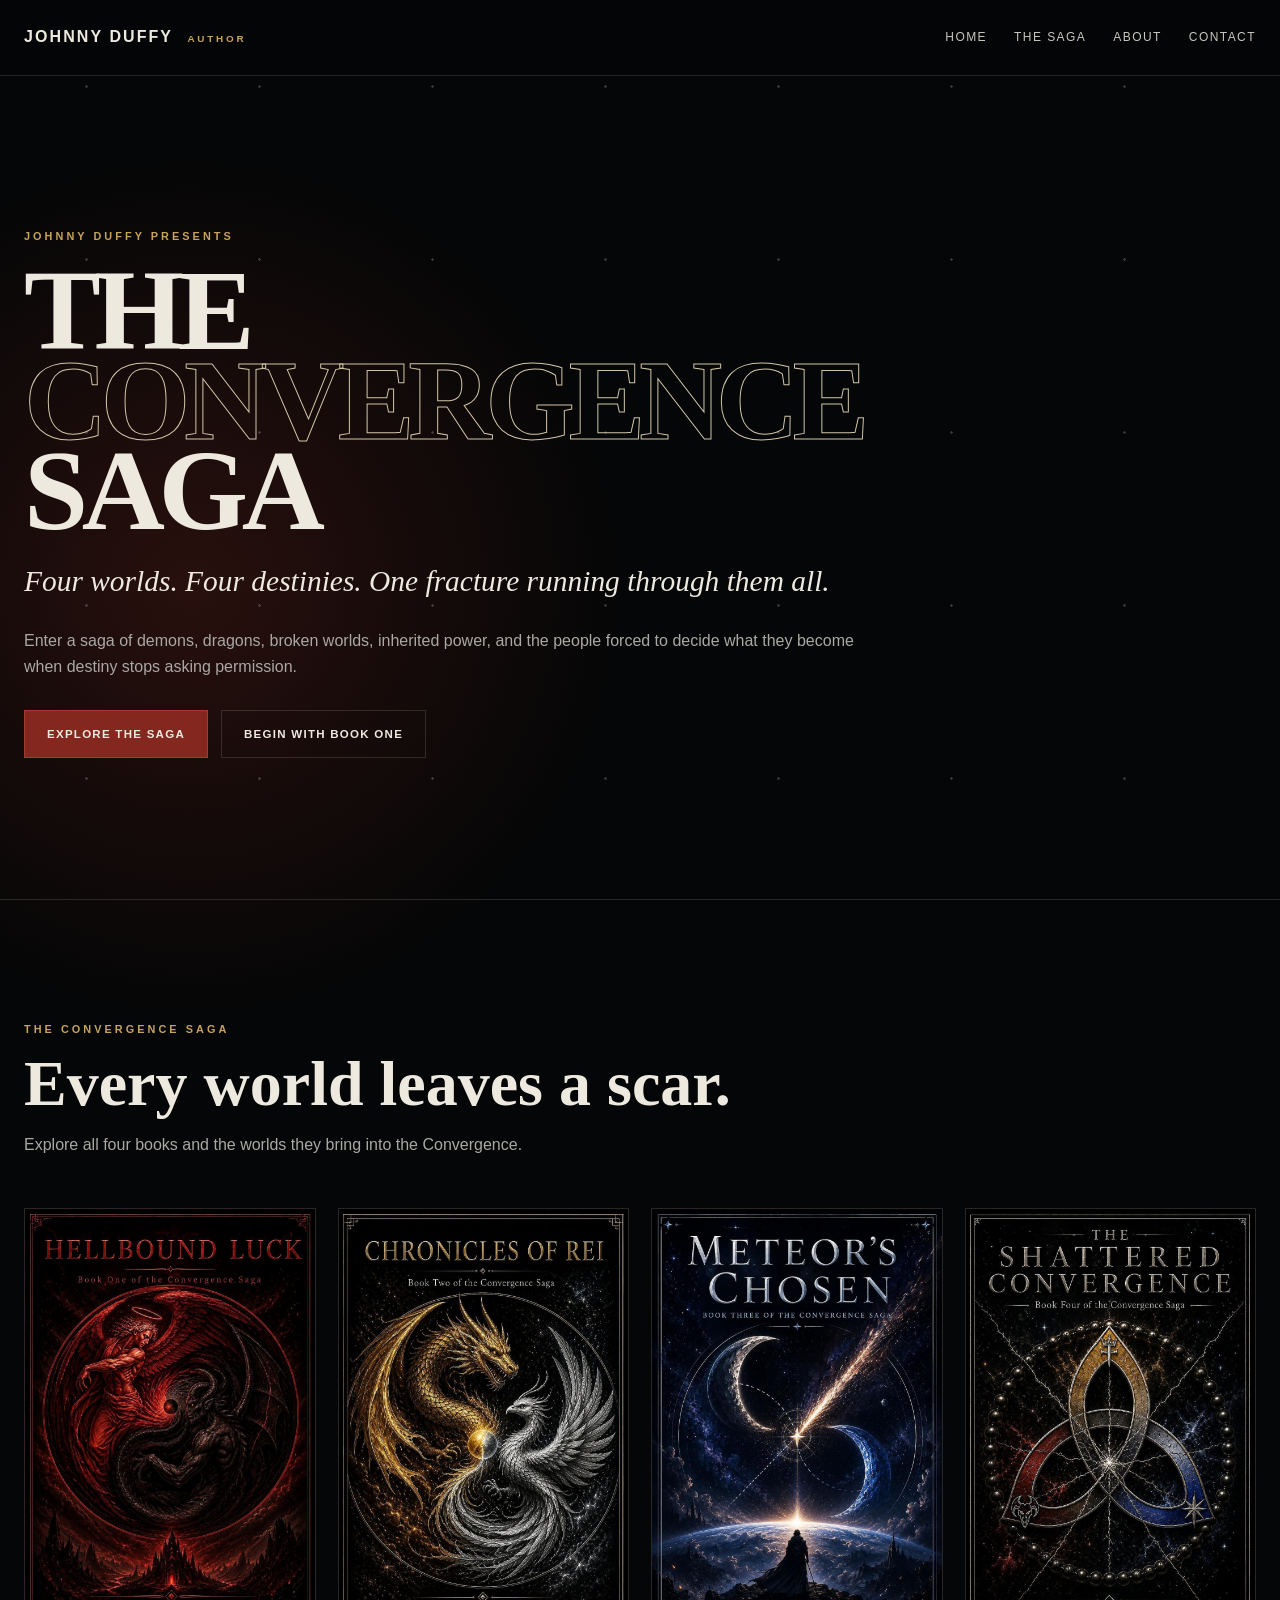
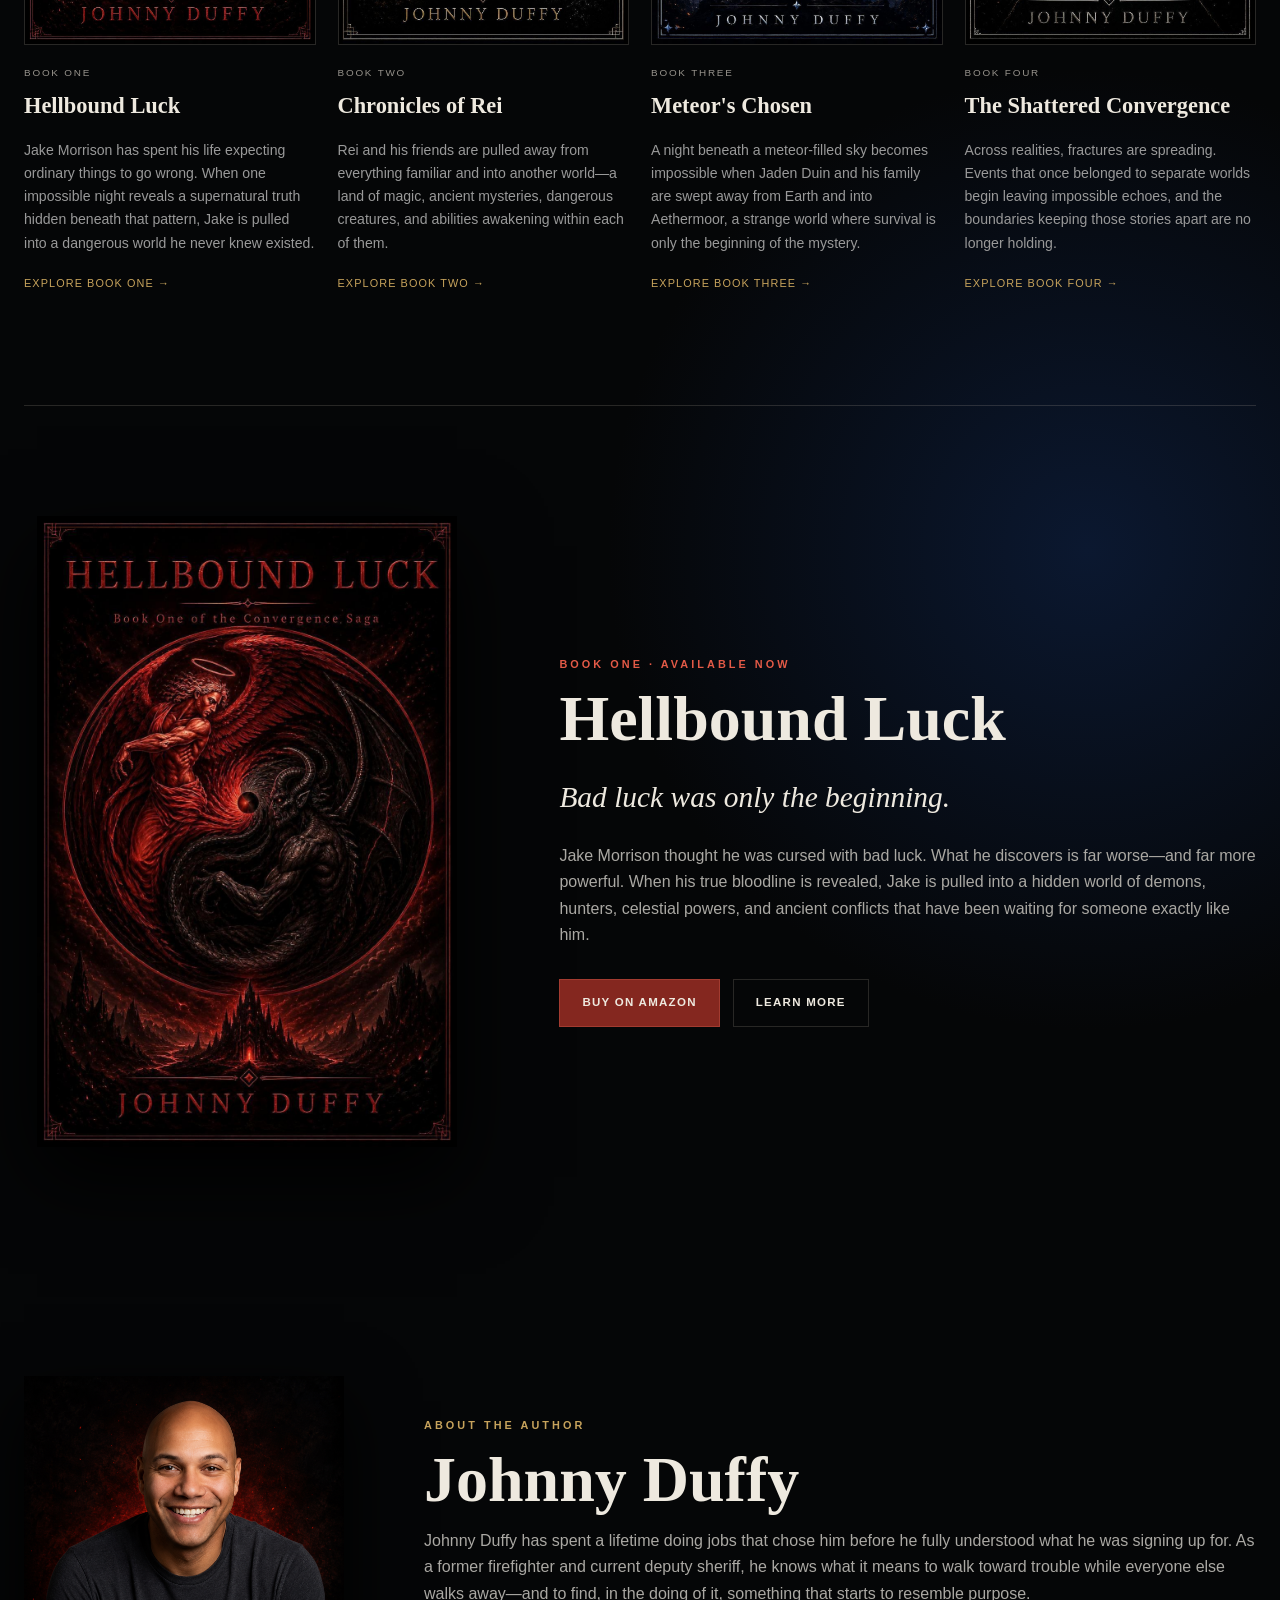
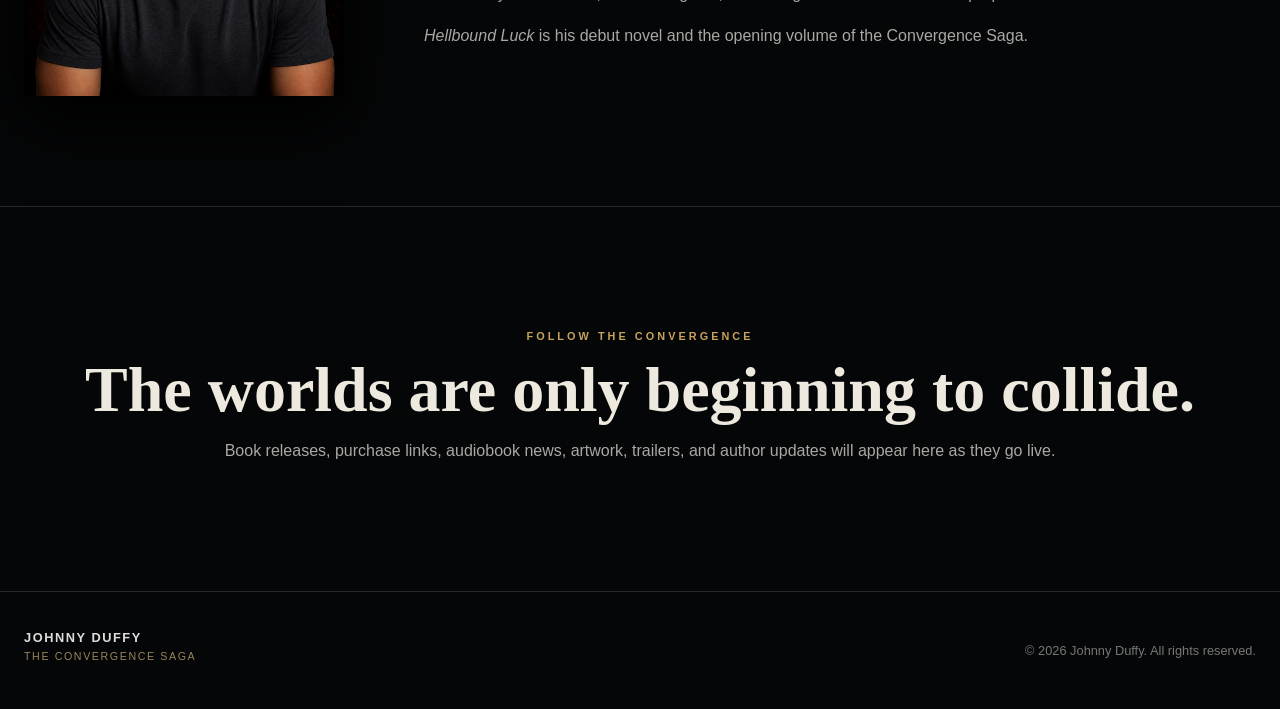
<file: index.html>
<!doctype html><html lang="en"><head><meta charset="utf-8"><meta name="viewport" content="width=device-width,initial-scale=1"><title>Johnny Duffy | The Convergence Saga</title><meta name="description" content="Official website of Johnny Duffy, author of Hellbound Luck and the Convergence Saga. Explore the books, characters, worlds, and latest releases."><link rel="canonical" href="https://johnnyduffyauthor.com/"><meta property="og:type" content="website"><meta property="og:title" content="Johnny Duffy | The Convergence Saga"><meta property="og:description" content="Four worlds. Four destinies. One fracture running through them all."><meta property="og:url" content="https://johnnyduffyauthor.com/"><meta property="og:image" content="https://johnnyduffyauthor.com/assets/hellbound-luck.jpg"><meta name="twitter:card" content="summary_large_image"><link rel="stylesheet" href="styles.css"></head><body><header><a class="brand" href="index.html">JOHNNY DUFFY <small>AUTHOR</small></a><button id="menu">☰</button><nav><a href="index.html">Home</a><a href="index.html#saga">The Saga</a><a href="index.html#about">About</a><a href="index.html#contact">Contact</a></nav></header>
<main><section class="hero"><div class="heroText"><p class="kicker">JOHNNY DUFFY PRESENTS</p><h1>THE<br><span>CONVERGENCE</span><br>SAGA</h1><p class="lead">Four worlds. Four destinies. One fracture running through them all.</p><p class="muted">Enter a saga of demons, dragons, broken worlds, inherited power, and the people forced to decide what they become when destiny stops asking permission.</p><div class="buttons"><a class="primary" href="#saga">Explore the Saga</a><a href="hellbound-luck.html">Begin with Book One</a></div></div></section>
<section class="section" id="saga"><div class="heading"><p class="kicker">THE CONVERGENCE SAGA</p><h2>Every world leaves a scar.</h2><p class="muted">Explore all four books and the worlds they bring into the Convergence.</p></div><div class="books"><article><img src="assets/hellbound-luck.jpg" alt="Hellbound Luck"><small>BOOK ONE</small><h3>Hellbound Luck</h3><p>Jake Morrison has spent his life expecting ordinary things to go wrong. When one impossible night reveals a supernatural truth hidden beneath that pattern, Jake is pulled into a dangerous world he never knew existed.</p><a href="hellbound-luck.html">Explore Book One →</a></article><article><img src="assets/chronicles-of-rei.jpg" alt="Chronicles of Rei"><small>BOOK TWO</small><h3>Chronicles of Rei</h3><p>Rei and his friends are pulled away from everything familiar and into another world—a land of magic, ancient mysteries, dangerous creatures, and abilities awakening within each of them.</p><a href="chronicles-of-rei.html">Explore Book Two →</a></article><article><img src="assets/meteors-chosen.jpg" alt="Meteor&#x27;s Chosen"><small>BOOK THREE</small><h3>Meteor&#x27;s Chosen</h3><p>A night beneath a meteor-filled sky becomes impossible when Jaden Duin and his family are swept away from Earth and into Aethermoor, a strange world where survival is only the beginning of the mystery.</p><a href="meteors-chosen.html">Explore Book Three →</a></article><article><img src="assets/shattered-convergence.jpg" alt="The Shattered Convergence"><small>BOOK FOUR</small><h3>The Shattered Convergence</h3><p>Across realities, fractures are spreading. Events that once belonged to separate worlds begin leaving impossible echoes, and the boundaries keeping those stories apart are no longer holding.</p><a href="shattered-convergence.html">Explore Book Four →</a></article></div></section>
<section class="feature"><div class="featureCover"><img src="assets/hellbound-luck.jpg" alt="Hellbound Luck"></div><div><p class="kicker redtxt">BOOK ONE · AVAILABLE NOW</p><h2>Hellbound Luck</h2><p class="lead">Bad luck was only the beginning.</p><p class="muted">Jake Morrison thought he was cursed with bad luck. What he discovers is far worse—and far more powerful. When his true bloodline is revealed, Jake is pulled into a hidden world of demons, hunters, celestial powers, and ancient conflicts that have been waiting for someone exactly like him.</p><div class="buttons"><a class="primary" href="https://www.amazon.com/Hellbound-Luck-Johnny-Duffy/dp/B0G68STK56" target="_blank" rel="noopener">Buy on Amazon</a><a href="hellbound-luck.html">Learn More</a></div></div></section>
<section class="about section" id="about"><div class="portrait"><img src="assets/johnny-duffy-author.png" alt="Johnny Duffy"></div><div><p class="kicker">ABOUT THE AUTHOR</p><h2>Johnny Duffy</h2><p class="muted">Johnny Duffy has spent a lifetime doing jobs that chose him before he fully understood what he was signing up for. As a former firefighter and current deputy sheriff, he knows what it means to walk toward trouble while everyone else walks away—and to find, in the doing of it, something that starts to resemble purpose.</p><p class="muted"><em>Hellbound Luck</em> is his debut novel and the opening volume of the Convergence Saga.</p></div></section>
<section class="contact" id="contact"><p class="kicker">FOLLOW THE CONVERGENCE</p><h2>The worlds are only beginning to collide.</h2><p class="muted">Book releases, purchase links, audiobook news, artwork, trailers, and author updates will appear here as they go live.</p></section></main><footer><div><b>JOHNNY DUFFY</b><small>THE CONVERGENCE SAGA</small></div><p>© <span id="year"></span> Johnny Duffy. All rights reserved.</p></footer><script src="script.js"></script></body></html>
</file>
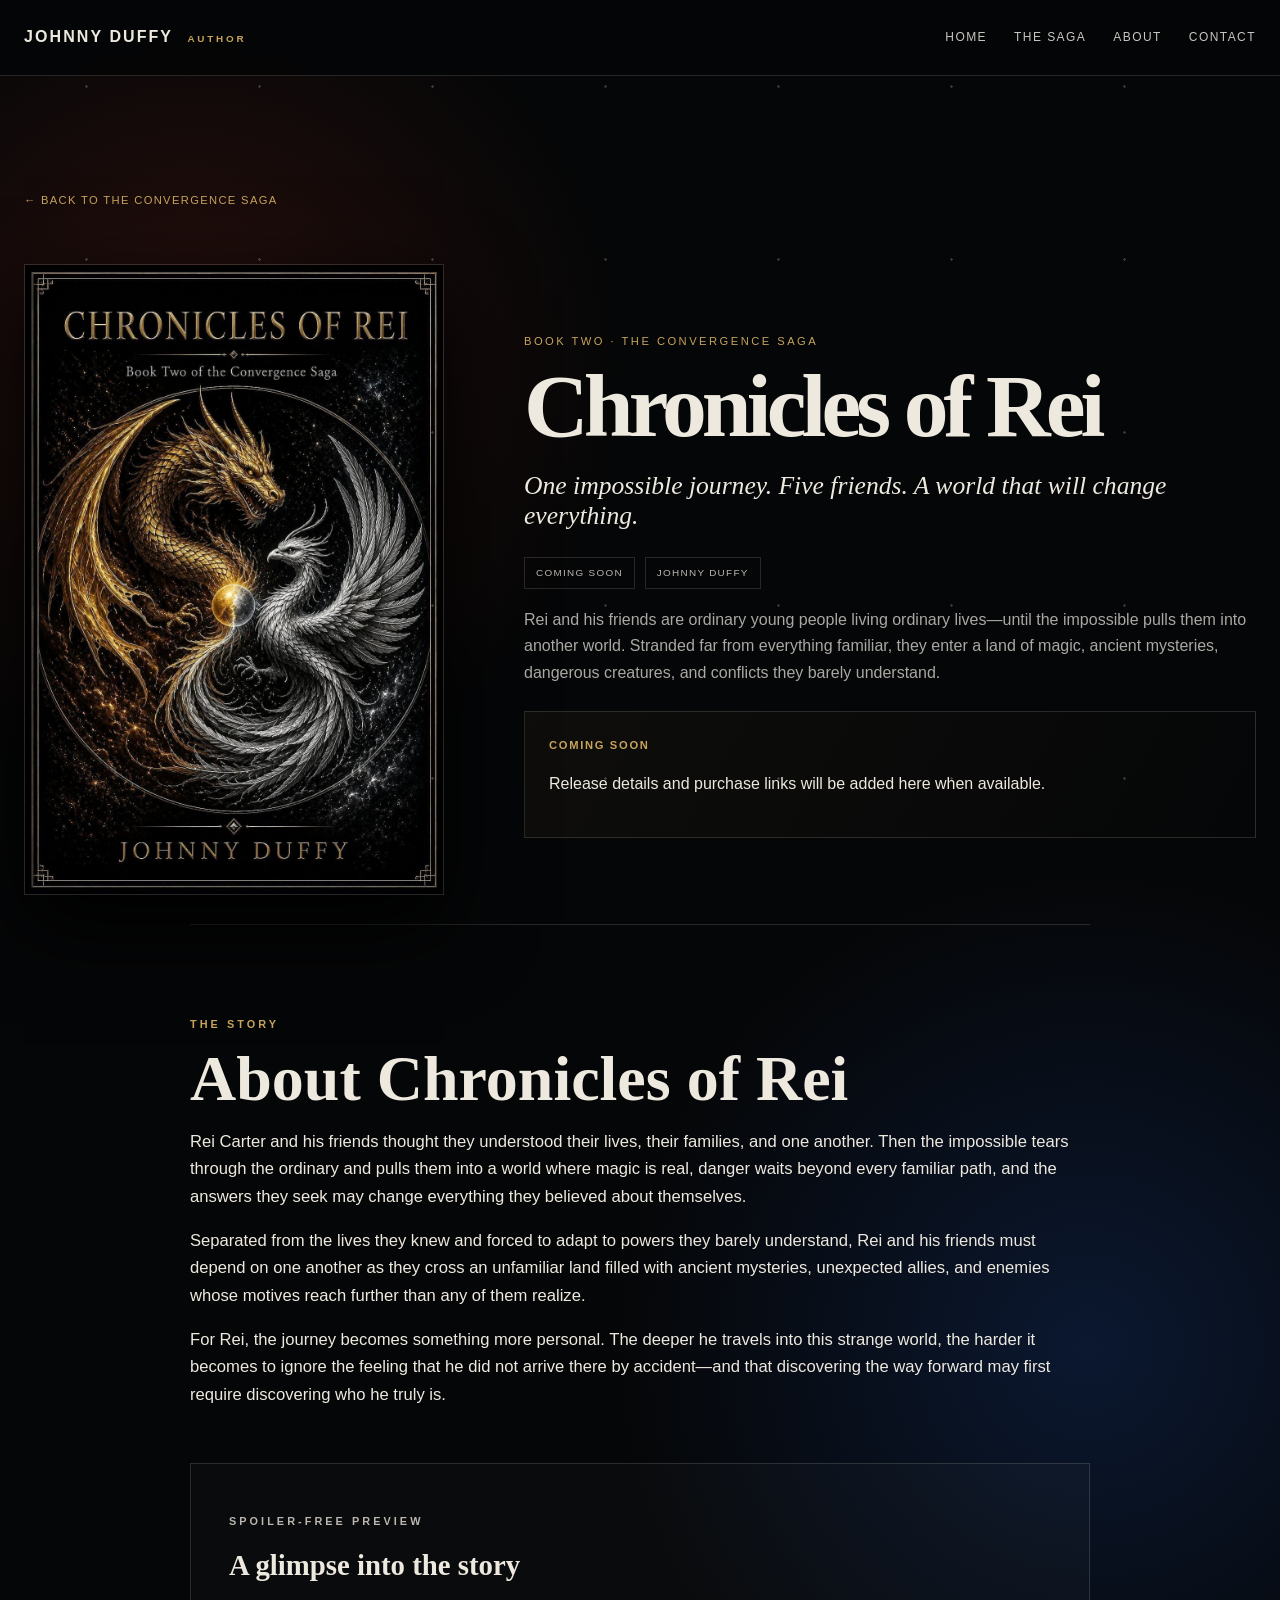
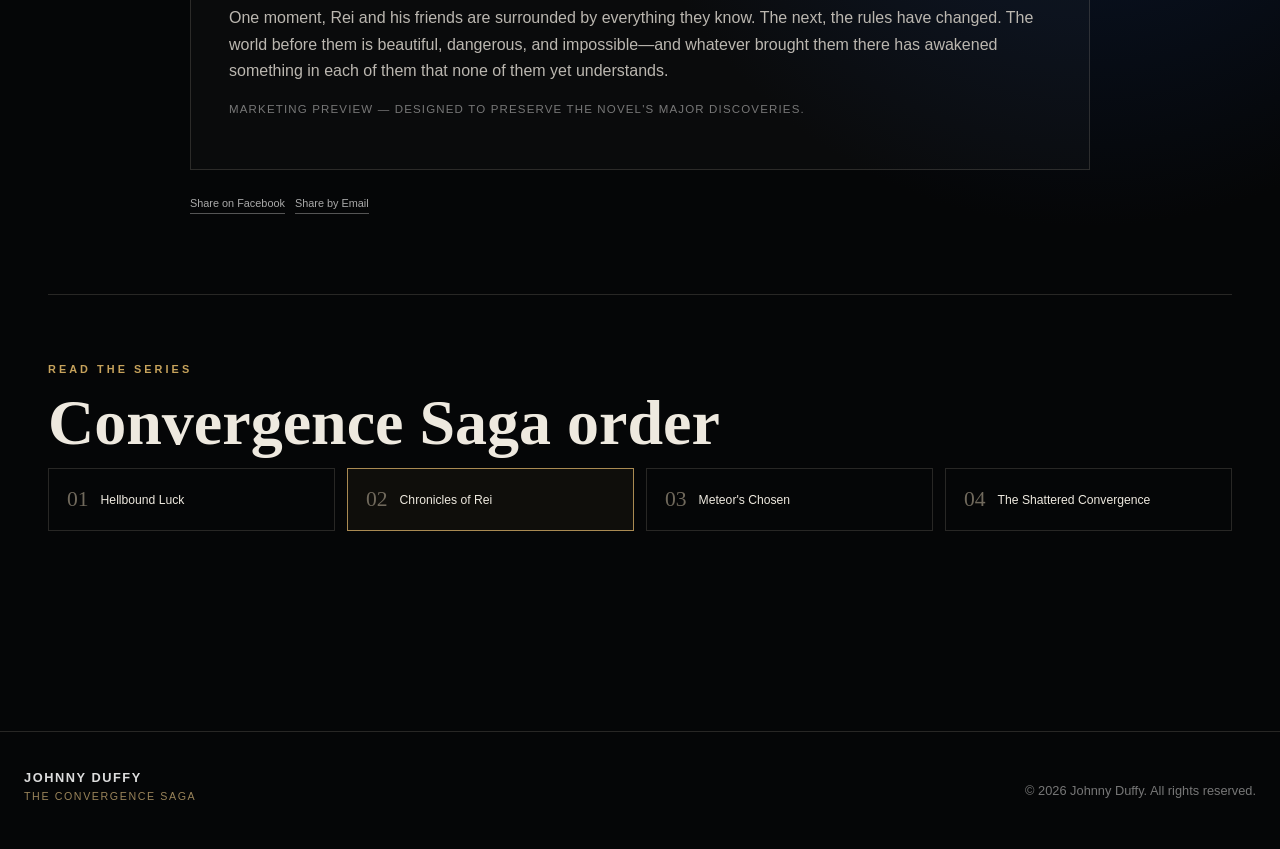
<file: chronicles-of-rei.html>
<!doctype html><html lang="en"><head><meta charset="utf-8"><meta name="viewport" content="width=device-width,initial-scale=1">
<title>Chronicles of Rei | Johnny Duffy</title>
<meta name="description" content="Rei and four friends are pulled into another world, where magic, awakening powers, friendship, and self-discovery reshape everything they know."><link rel="canonical" href="https://johnnyduffyauthor.com/chronicles-of-rei.html">
<meta property="og:type" content="book"><meta property="og:site_name" content="Johnny Duffy">
<meta property="og:title" content="Chronicles of Rei | The Convergence Saga"><meta property="og:description" content="One impossible journey. Five friends. A world that will change everything.">
<meta property="og:url" content="https://johnnyduffyauthor.com/chronicles-of-rei.html"><meta property="og:image" content="https://johnnyduffyauthor.com/assets/chronicles-of-rei.jpg">
<meta name="twitter:card" content="summary_large_image"><meta name="twitter:title" content="Chronicles of Rei | Johnny Duffy"><meta name="twitter:description" content="One impossible journey. Five friends. A world that will change everything."><meta name="twitter:image" content="https://johnnyduffyauthor.com/assets/chronicles-of-rei.jpg">
<link rel="stylesheet" href="styles.css"></head><body><header><a class="brand" href="index.html">JOHNNY DUFFY <small>AUTHOR</small></a><button id="menu">☰</button><nav><a href="index.html">Home</a><a href="index.html#saga">The Saga</a><a href="index.html#about">About</a><a href="index.html#contact">Contact</a></nav></header><main class="bookpage">
<a class="backlink" href="index.html#saga">← Back to the Convergence Saga</a>
<section class="bookHero"><div class="cover"><img src="assets/chronicles-of-rei.jpg" alt="Chronicles of Rei book cover"></div><div>
<p class="series">Book Two · THE CONVERGENCE SAGA</p><h1>Chronicles of Rei</h1><p class="hook">One impossible journey. Five friends. A world that will change everything.</p>
<div class="bookMeta"><span class="badge ">COMING SOON</span><span class="badge">Johnny Duffy</span></div>
<p class="muted">Rei and his friends are ordinary young people living ordinary lives—until the impossible pulls them into another world. Stranded far from everything familiar, they enter a land of magic, ancient mysteries, dangerous creatures, and conflicts they barely understand.</p><div class="comingPanel"><strong>COMING SOON</strong><p>Release details and purchase links will be added here when available.</p></div></div></section>
<section class="synopsis"><p class="kicker">THE STORY</p><h2>About Chronicles of Rei</h2><div class="copy">
<p>Rei Carter and his friends thought they understood their lives, their families, and one another. Then the impossible tears through the ordinary and pulls them into a world where magic is real, danger waits beyond every familiar path, and the answers they seek may change everything they believed about themselves.</p><p>Separated from the lives they knew and forced to adapt to powers they barely understand, Rei and his friends must depend on one another as they cross an unfamiliar land filled with ancient mysteries, unexpected allies, and enemies whose motives reach further than any of them realize.</p><p>For Rei, the journey becomes something more personal. The deeper he travels into this strange world, the harder it becomes to ignore the feeling that he did not arrive there by accident—and that discovering the way forward may first require discovering who he truly is.</p></div>
<div class="sample"><p class="kicker">SPOILER-FREE PREVIEW</p><h3>A glimpse into the story</h3><p>One moment, Rei and his friends are surrounded by everything they know. The next, the rules have changed. The world before them is beautiful, dangerous, and impossible—and whatever brought them there has awakened something in each of them that none of them yet understands.</p><p class="sampleNote">Marketing preview — designed to preserve the novel's major discoveries.</p></div>
<div class="socialShare"><a href="https://www.facebook.com/sharer/sharer.php?u=https://johnnyduffyauthor.com/chronicles-of-rei.html" target="_blank" rel="noopener">Share on Facebook</a><a href="mailto:?subject=Chronicles of Rei%20by%20Johnny%20Duffy&body=https://johnnyduffyauthor.com/chronicles-of-rei.html">Share by Email</a></div></section>
<section class="seriesOrder"><p class="kicker">READ THE SERIES</p><h2>Convergence Saga order</h2><div class="seriesStrip"><a class="" href="hellbound-luck.html"><b>01</b><span>Hellbound Luck</span></a><a class="current" href="chronicles-of-rei.html"><b>02</b><span>Chronicles of Rei</span></a><a class="" href="meteors-chosen.html"><b>03</b><span>Meteor&#x27;s Chosen</span></a><a class="" href="shattered-convergence.html"><b>04</b><span>The Shattered Convergence</span></a></div></section>
</main><footer><div><b>JOHNNY DUFFY</b><small>THE CONVERGENCE SAGA</small></div><p>© <span id="year"></span> Johnny Duffy. All rights reserved.</p></footer><script src="script.js"></script></body></html>
</file>
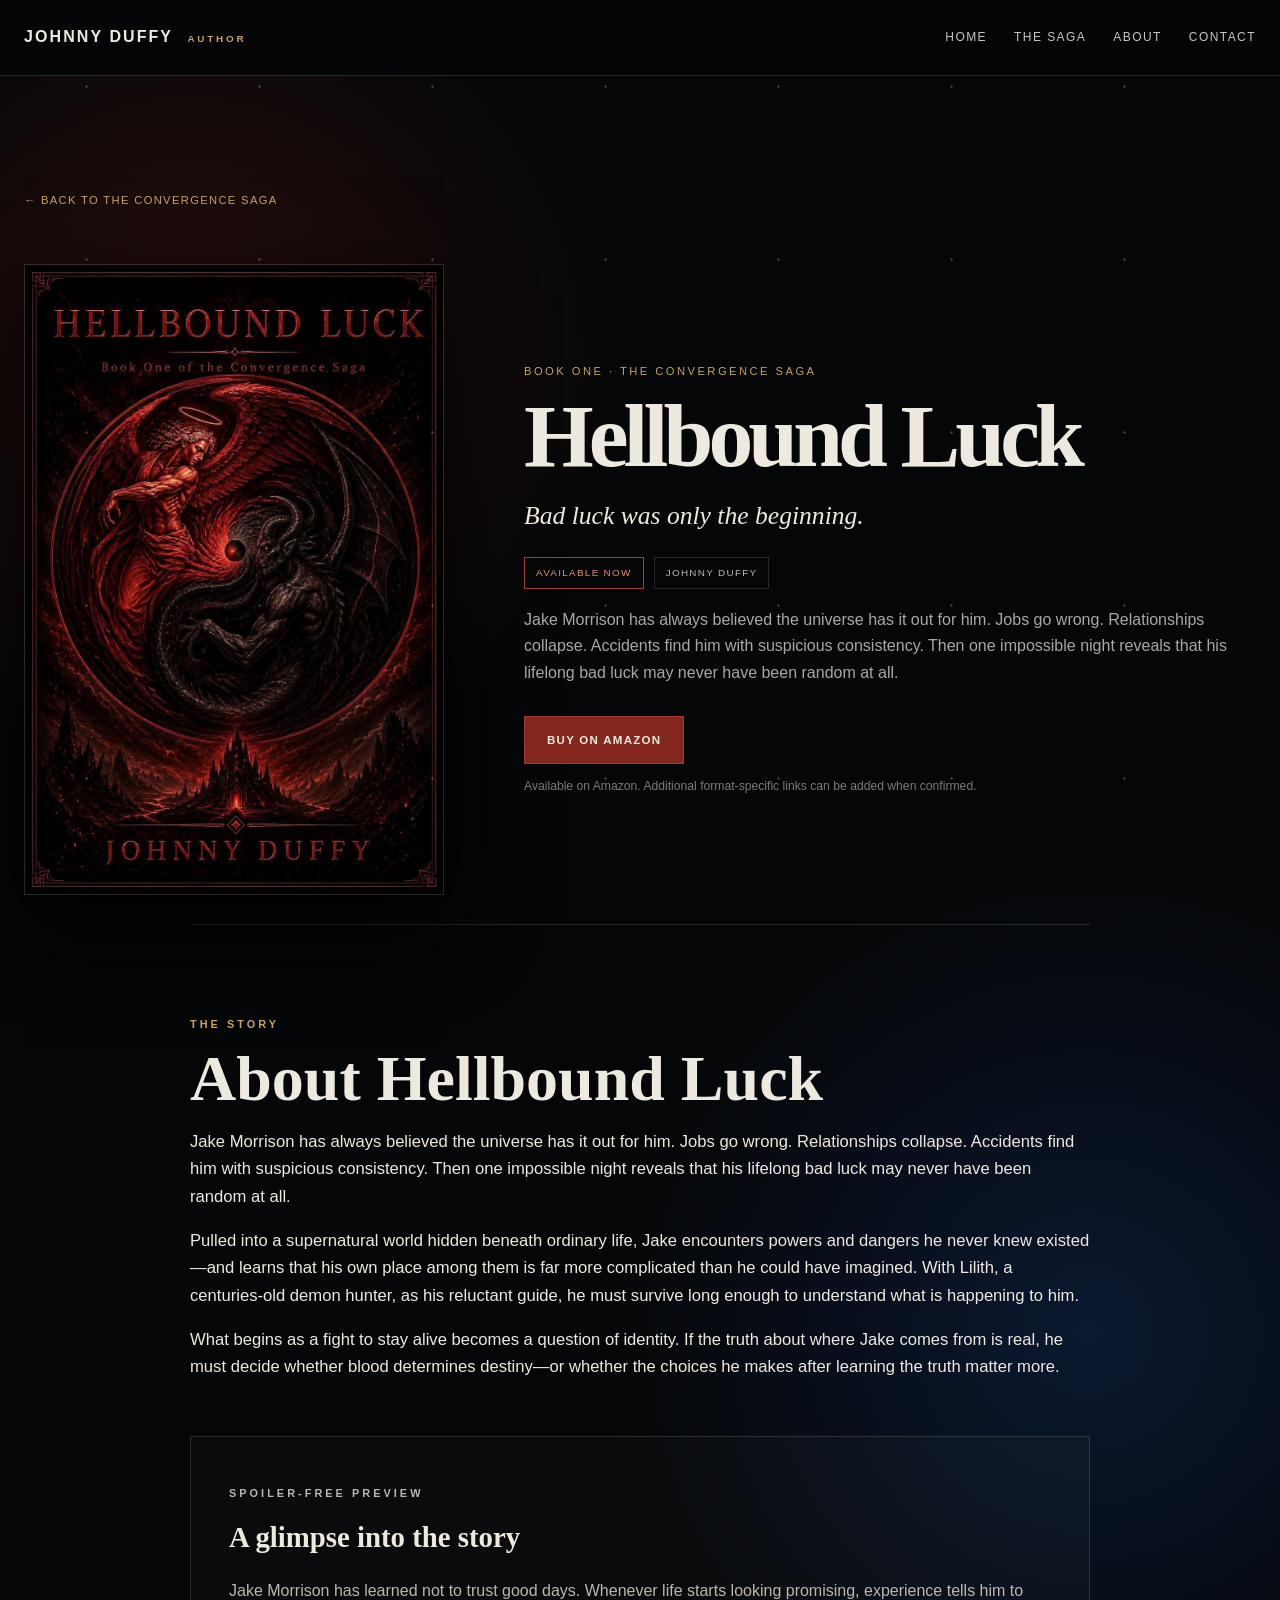
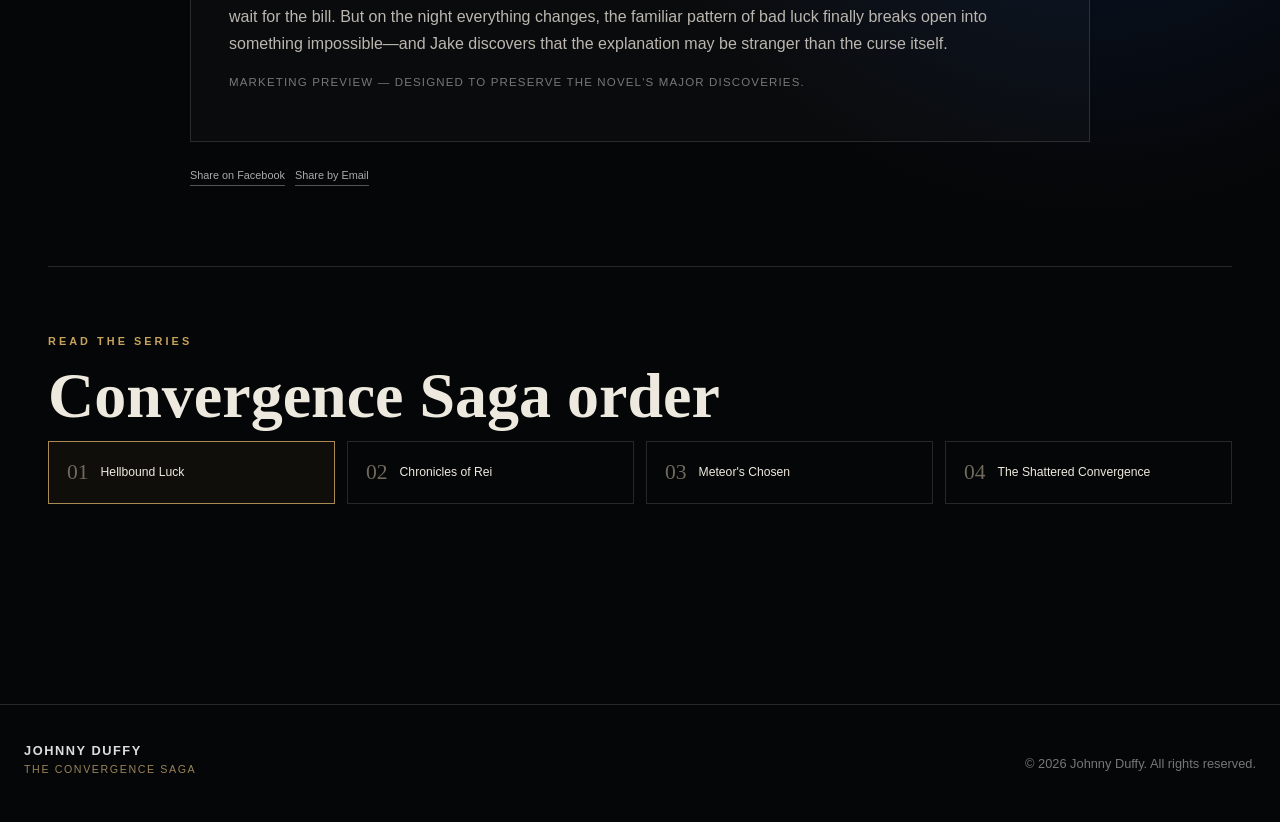
<file: hellbound-luck.html>
<!doctype html><html lang="en"><head><meta charset="utf-8"><meta name="viewport" content="width=device-width,initial-scale=1">
<title>Hellbound Luck | Johnny Duffy</title>
<meta name="description" content="Bad luck was only the beginning. Jake Morrison has always believed the universe has it out for him. Jobs go wrong. Relationships collapse. Accidents find h"><link rel="canonical" href="https://johnnyduffyauthor.com/hellbound-luck.html">
<meta property="og:type" content="book"><meta property="og:site_name" content="Johnny Duffy">
<meta property="og:title" content="Hellbound Luck | The Convergence Saga"><meta property="og:description" content="Bad luck was only the beginning.">
<meta property="og:url" content="https://johnnyduffyauthor.com/hellbound-luck.html"><meta property="og:image" content="https://johnnyduffyauthor.com/assets/hellbound-luck.jpg">
<meta name="twitter:card" content="summary_large_image"><meta name="twitter:title" content="Hellbound Luck | Johnny Duffy"><meta name="twitter:description" content="Bad luck was only the beginning."><meta name="twitter:image" content="https://johnnyduffyauthor.com/assets/hellbound-luck.jpg">
<link rel="stylesheet" href="styles.css"></head><body><header><a class="brand" href="index.html">JOHNNY DUFFY <small>AUTHOR</small></a><button id="menu">☰</button><nav><a href="index.html">Home</a><a href="index.html#saga">The Saga</a><a href="index.html#about">About</a><a href="index.html#contact">Contact</a></nav></header><main class="bookpage">
<a class="backlink" href="index.html#saga">← Back to the Convergence Saga</a>
<section class="bookHero"><div class="cover"><img src="assets/hellbound-luck.jpg" alt="Hellbound Luck book cover"></div><div>
<p class="series">Book One · THE CONVERGENCE SAGA</p><h1>Hellbound Luck</h1><p class="hook">Bad luck was only the beginning.</p>
<div class="bookMeta"><span class="badge live">AVAILABLE NOW</span><span class="badge">Johnny Duffy</span></div>
<p class="muted">Jake Morrison has always believed the universe has it out for him. Jobs go wrong. Relationships collapse. Accidents find him with suspicious consistency. Then one impossible night reveals that his lifelong bad luck may never have been random at all.</p><div class="buttons"><a class="primary" href="https://www.amazon.com/Hellbound-Luck-Johnny-Duffy/dp/B0G68STK56" target="_blank" rel="noopener">Buy on Amazon</a></div><p class="purchaseNote">Available on Amazon. Additional format-specific links can be added when confirmed.</p></div></section>
<section class="synopsis"><p class="kicker">THE STORY</p><h2>About Hellbound Luck</h2><div class="copy">
<p>Jake Morrison has always believed the universe has it out for him. Jobs go wrong. Relationships collapse. Accidents find him with suspicious consistency. Then one impossible night reveals that his lifelong bad luck may never have been random at all.</p><p>Pulled into a supernatural world hidden beneath ordinary life, Jake encounters powers and dangers he never knew existed—and learns that his own place among them is far more complicated than he could have imagined. With Lilith, a centuries-old demon hunter, as his reluctant guide, he must survive long enough to understand what is happening to him.</p><p>What begins as a fight to stay alive becomes a question of identity. If the truth about where Jake comes from is real, he must decide whether blood determines destiny—or whether the choices he makes after learning the truth matter more.</p></div>
<div class="sample"><p class="kicker">SPOILER-FREE PREVIEW</p><h3>A glimpse into the story</h3><p>Jake Morrison has learned not to trust good days. Whenever life starts looking promising, experience tells him to wait for the bill. But on the night everything changes, the familiar pattern of bad luck finally breaks open into something impossible—and Jake discovers that the explanation may be stranger than the curse itself.</p><p class="sampleNote">Marketing preview — designed to preserve the novel's major discoveries.</p></div>
<div class="socialShare"><a href="https://www.facebook.com/sharer/sharer.php?u=https://johnnyduffyauthor.com/hellbound-luck.html" target="_blank" rel="noopener">Share on Facebook</a><a href="mailto:?subject=Hellbound Luck%20by%20Johnny%20Duffy&body=https://johnnyduffyauthor.com/hellbound-luck.html">Share by Email</a></div></section>
<section class="seriesOrder"><p class="kicker">READ THE SERIES</p><h2>Convergence Saga order</h2><div class="seriesStrip"><a class="current" href="hellbound-luck.html"><b>01</b><span>Hellbound Luck</span></a><a class="" href="chronicles-of-rei.html"><b>02</b><span>Chronicles of Rei</span></a><a class="" href="meteors-chosen.html"><b>03</b><span>Meteor&#x27;s Chosen</span></a><a class="" href="shattered-convergence.html"><b>04</b><span>The Shattered Convergence</span></a></div></section>
</main><footer><div><b>JOHNNY DUFFY</b><small>THE CONVERGENCE SAGA</small></div><p>© <span id="year"></span> Johnny Duffy. All rights reserved.</p></footer><script src="script.js"></script></body></html>
</file>
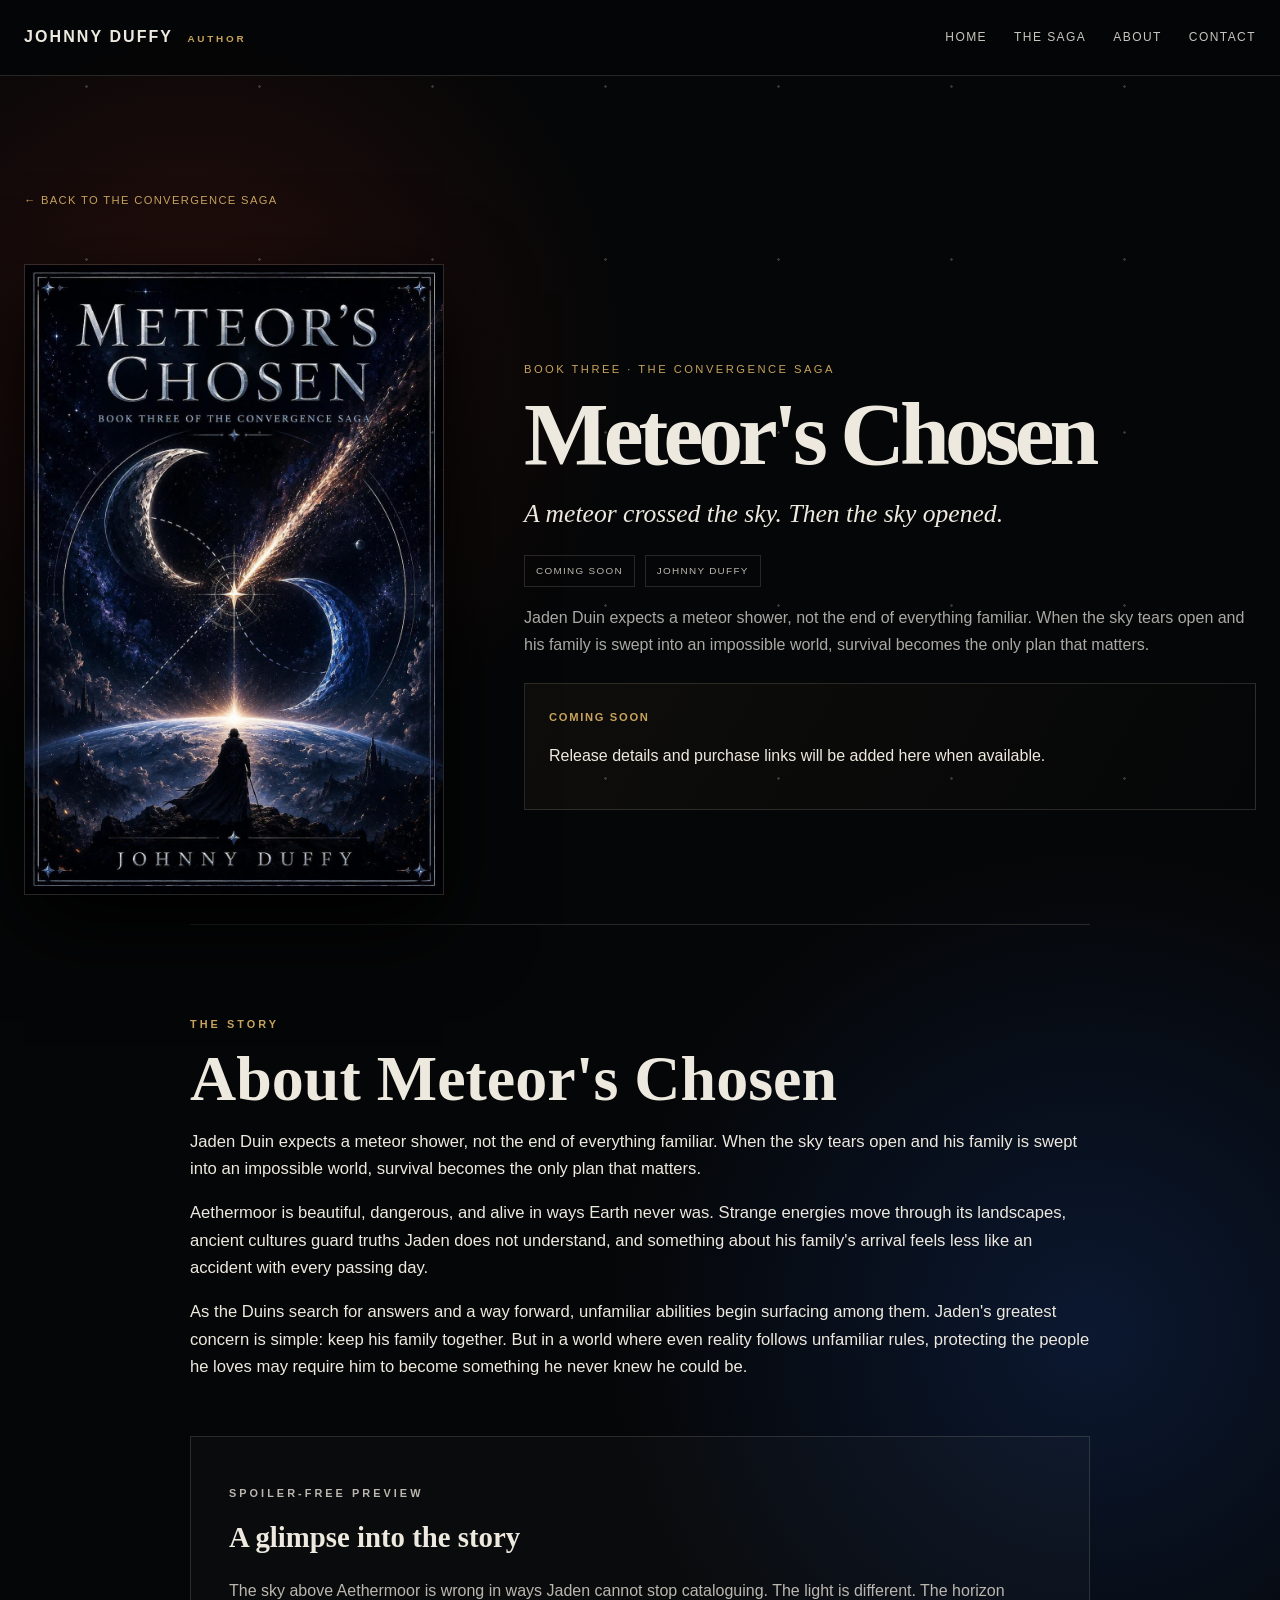
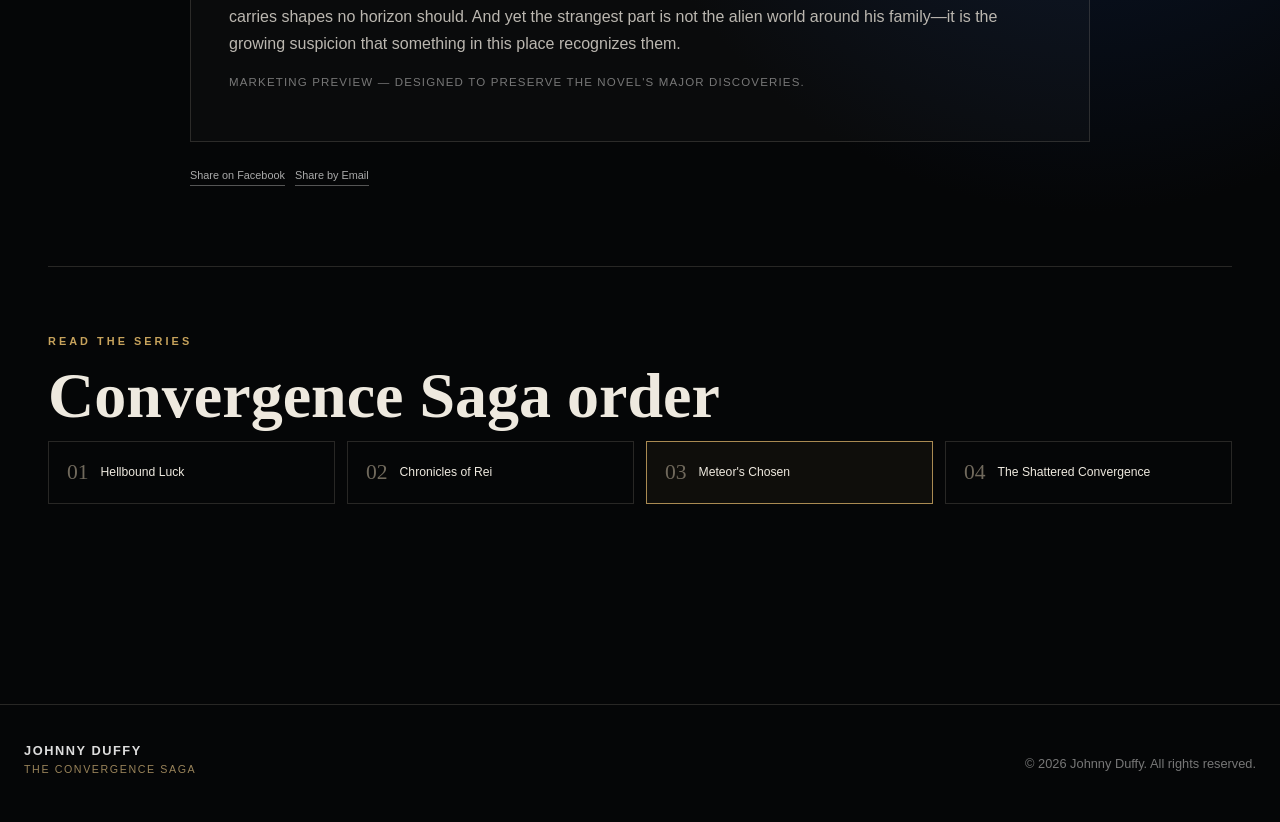
<file: meteors-chosen.html>
<!doctype html><html lang="en"><head><meta charset="utf-8"><meta name="viewport" content="width=device-width,initial-scale=1">
<title>Meteor&#x27;s Chosen | Johnny Duffy</title>
<meta name="description" content="A meteor crossed the sky. Then the sky opened. Jaden Duin expects a meteor shower, not the end of everything familiar. When the sky tears open and his fami"><link rel="canonical" href="https://johnnyduffyauthor.com/meteors-chosen.html">
<meta property="og:type" content="book"><meta property="og:site_name" content="Johnny Duffy">
<meta property="og:title" content="Meteor&#x27;s Chosen | The Convergence Saga"><meta property="og:description" content="A meteor crossed the sky. Then the sky opened.">
<meta property="og:url" content="https://johnnyduffyauthor.com/meteors-chosen.html"><meta property="og:image" content="https://johnnyduffyauthor.com/assets/meteors-chosen.jpg">
<meta name="twitter:card" content="summary_large_image"><meta name="twitter:title" content="Meteor&#x27;s Chosen | Johnny Duffy"><meta name="twitter:description" content="A meteor crossed the sky. Then the sky opened."><meta name="twitter:image" content="https://johnnyduffyauthor.com/assets/meteors-chosen.jpg">
<link rel="stylesheet" href="styles.css"></head><body><header><a class="brand" href="index.html">JOHNNY DUFFY <small>AUTHOR</small></a><button id="menu">☰</button><nav><a href="index.html">Home</a><a href="index.html#saga">The Saga</a><a href="index.html#about">About</a><a href="index.html#contact">Contact</a></nav></header><main class="bookpage">
<a class="backlink" href="index.html#saga">← Back to the Convergence Saga</a>
<section class="bookHero"><div class="cover"><img src="assets/meteors-chosen.jpg" alt="Meteor&#x27;s Chosen book cover"></div><div>
<p class="series">Book Three · THE CONVERGENCE SAGA</p><h1>Meteor&#x27;s Chosen</h1><p class="hook">A meteor crossed the sky. Then the sky opened.</p>
<div class="bookMeta"><span class="badge ">COMING SOON</span><span class="badge">Johnny Duffy</span></div>
<p class="muted">Jaden Duin expects a meteor shower, not the end of everything familiar. When the sky tears open and his family is swept into an impossible world, survival becomes the only plan that matters.</p><div class="comingPanel"><strong>COMING SOON</strong><p>Release details and purchase links will be added here when available.</p></div></div></section>
<section class="synopsis"><p class="kicker">THE STORY</p><h2>About Meteor&#x27;s Chosen</h2><div class="copy">
<p>Jaden Duin expects a meteor shower, not the end of everything familiar. When the sky tears open and his family is swept into an impossible world, survival becomes the only plan that matters.</p><p>Aethermoor is beautiful, dangerous, and alive in ways Earth never was. Strange energies move through its landscapes, ancient cultures guard truths Jaden does not understand, and something about his family&#x27;s arrival feels less like an accident with every passing day.</p><p>As the Duins search for answers and a way forward, unfamiliar abilities begin surfacing among them. Jaden&#x27;s greatest concern is simple: keep his family together. But in a world where even reality follows unfamiliar rules, protecting the people he loves may require him to become something he never knew he could be.</p></div>
<div class="sample"><p class="kicker">SPOILER-FREE PREVIEW</p><h3>A glimpse into the story</h3><p>The sky above Aethermoor is wrong in ways Jaden cannot stop cataloguing. The light is different. The horizon carries shapes no horizon should. And yet the strangest part is not the alien world around his family—it is the growing suspicion that something in this place recognizes them.</p><p class="sampleNote">Marketing preview — designed to preserve the novel's major discoveries.</p></div>
<div class="socialShare"><a href="https://www.facebook.com/sharer/sharer.php?u=https://johnnyduffyauthor.com/meteors-chosen.html" target="_blank" rel="noopener">Share on Facebook</a><a href="mailto:?subject=Meteor&#x27;s Chosen%20by%20Johnny%20Duffy&body=https://johnnyduffyauthor.com/meteors-chosen.html">Share by Email</a></div></section>
<section class="seriesOrder"><p class="kicker">READ THE SERIES</p><h2>Convergence Saga order</h2><div class="seriesStrip"><a class="" href="hellbound-luck.html"><b>01</b><span>Hellbound Luck</span></a><a class="" href="chronicles-of-rei.html"><b>02</b><span>Chronicles of Rei</span></a><a class="current" href="meteors-chosen.html"><b>03</b><span>Meteor&#x27;s Chosen</span></a><a class="" href="shattered-convergence.html"><b>04</b><span>The Shattered Convergence</span></a></div></section>
</main><footer><div><b>JOHNNY DUFFY</b><small>THE CONVERGENCE SAGA</small></div><p>© <span id="year"></span> Johnny Duffy. All rights reserved.</p></footer><script src="script.js"></script></body></html>
</file>
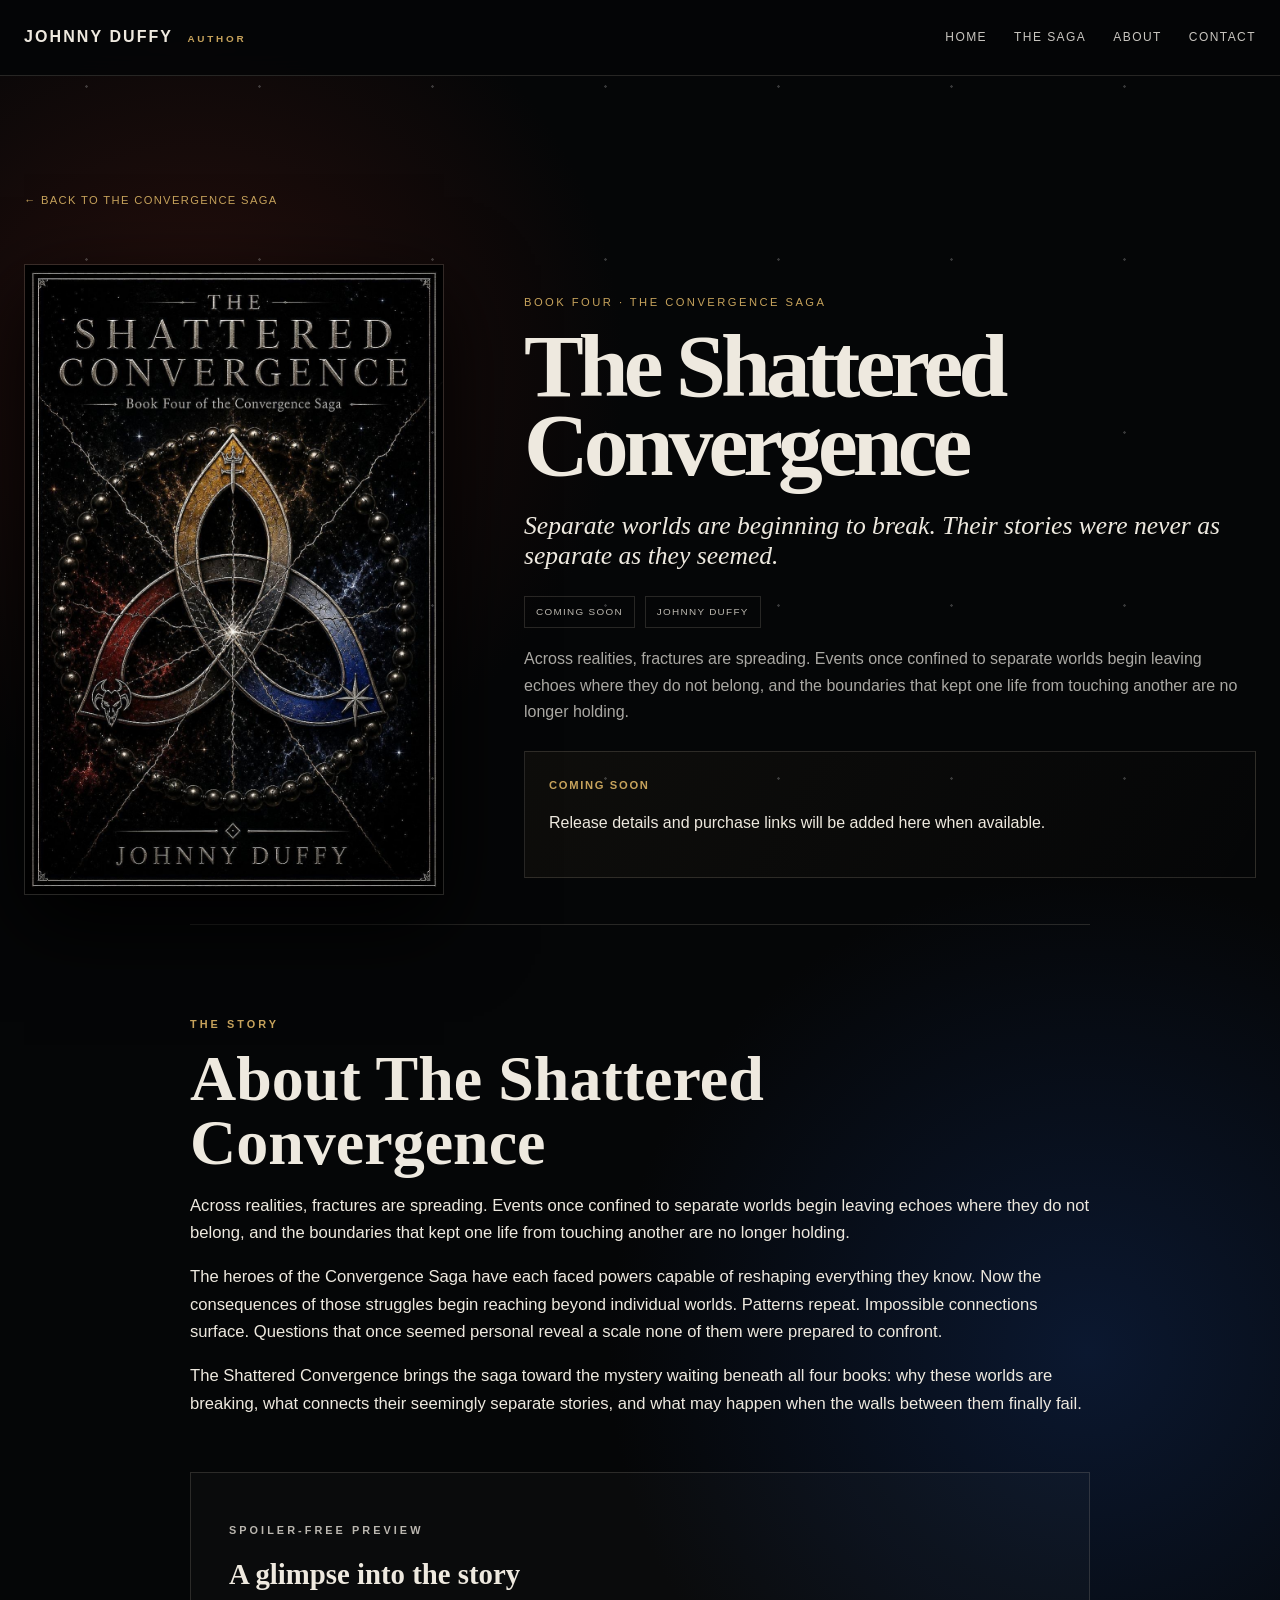
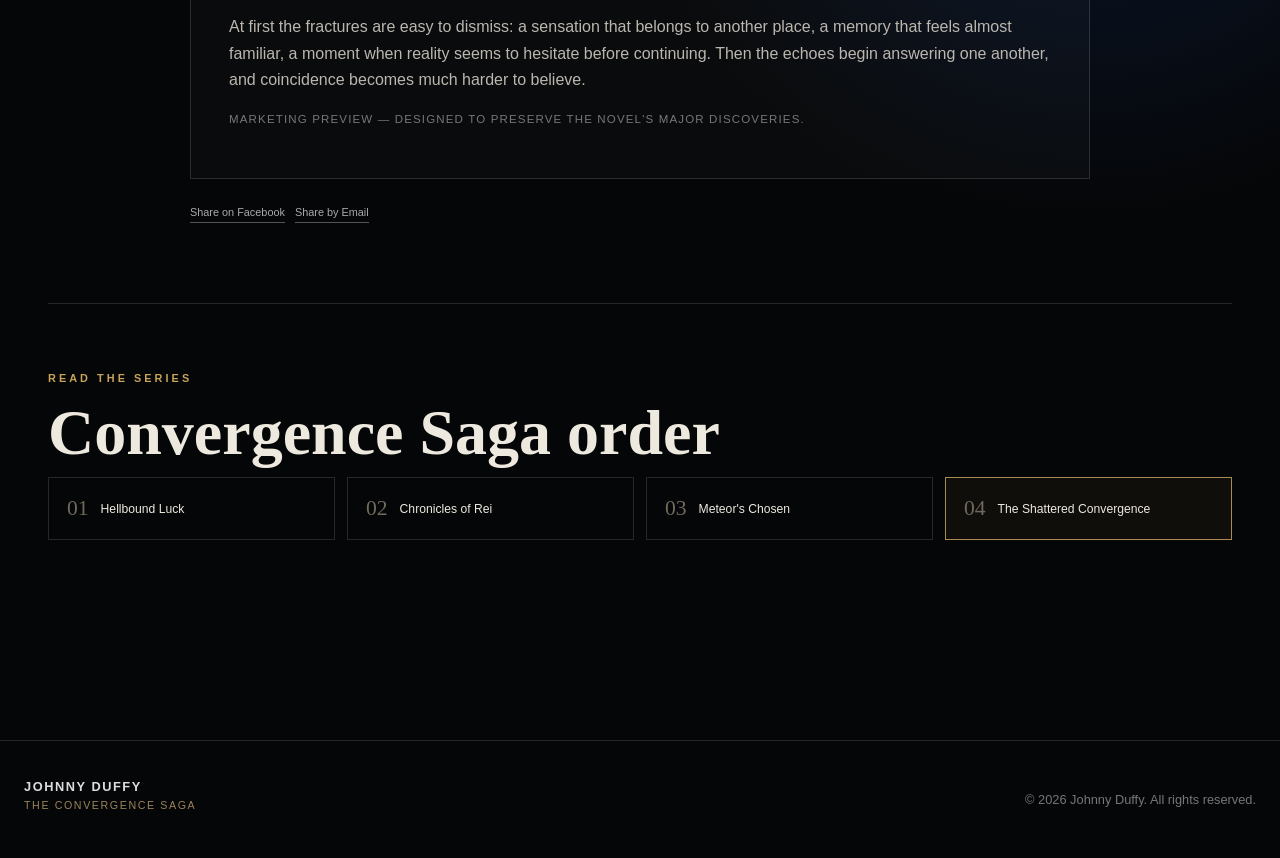
<file: shattered-convergence.html>
<!doctype html><html lang="en"><head><meta charset="utf-8"><meta name="viewport" content="width=device-width,initial-scale=1">
<title>The Shattered Convergence | Johnny Duffy</title>
<meta name="description" content="Separate worlds are beginning to break. Their stories were never as separate as they seemed. Across realities, fractures are spreading. Events once confine"><link rel="canonical" href="https://johnnyduffyauthor.com/shattered-convergence.html">
<meta property="og:type" content="book"><meta property="og:site_name" content="Johnny Duffy">
<meta property="og:title" content="The Shattered Convergence | The Convergence Saga"><meta property="og:description" content="Separate worlds are beginning to break. Their stories were never as separate as they seemed.">
<meta property="og:url" content="https://johnnyduffyauthor.com/shattered-convergence.html"><meta property="og:image" content="https://johnnyduffyauthor.com/assets/shattered-convergence.jpg">
<meta name="twitter:card" content="summary_large_image"><meta name="twitter:title" content="The Shattered Convergence | Johnny Duffy"><meta name="twitter:description" content="Separate worlds are beginning to break. Their stories were never as separate as they seemed."><meta name="twitter:image" content="https://johnnyduffyauthor.com/assets/shattered-convergence.jpg">
<link rel="stylesheet" href="styles.css"></head><body><header><a class="brand" href="index.html">JOHNNY DUFFY <small>AUTHOR</small></a><button id="menu">☰</button><nav><a href="index.html">Home</a><a href="index.html#saga">The Saga</a><a href="index.html#about">About</a><a href="index.html#contact">Contact</a></nav></header><main class="bookpage">
<a class="backlink" href="index.html#saga">← Back to the Convergence Saga</a>
<section class="bookHero"><div class="cover"><img src="assets/shattered-convergence.jpg" alt="The Shattered Convergence book cover"></div><div>
<p class="series">Book Four · THE CONVERGENCE SAGA</p><h1>The Shattered Convergence</h1><p class="hook">Separate worlds are beginning to break. Their stories were never as separate as they seemed.</p>
<div class="bookMeta"><span class="badge ">COMING SOON</span><span class="badge">Johnny Duffy</span></div>
<p class="muted">Across realities, fractures are spreading. Events once confined to separate worlds begin leaving echoes where they do not belong, and the boundaries that kept one life from touching another are no longer holding.</p><div class="comingPanel"><strong>COMING SOON</strong><p>Release details and purchase links will be added here when available.</p></div></div></section>
<section class="synopsis"><p class="kicker">THE STORY</p><h2>About The Shattered Convergence</h2><div class="copy">
<p>Across realities, fractures are spreading. Events once confined to separate worlds begin leaving echoes where they do not belong, and the boundaries that kept one life from touching another are no longer holding.</p><p>The heroes of the Convergence Saga have each faced powers capable of reshaping everything they know. Now the consequences of those struggles begin reaching beyond individual worlds. Patterns repeat. Impossible connections surface. Questions that once seemed personal reveal a scale none of them were prepared to confront.</p><p>The Shattered Convergence brings the saga toward the mystery waiting beneath all four books: why these worlds are breaking, what connects their seemingly separate stories, and what may happen when the walls between them finally fail.</p></div>
<div class="sample"><p class="kicker">SPOILER-FREE PREVIEW</p><h3>A glimpse into the story</h3><p>At first the fractures are easy to dismiss: a sensation that belongs to another place, a memory that feels almost familiar, a moment when reality seems to hesitate before continuing. Then the echoes begin answering one another, and coincidence becomes much harder to believe.</p><p class="sampleNote">Marketing preview — designed to preserve the novel's major discoveries.</p></div>
<div class="socialShare"><a href="https://www.facebook.com/sharer/sharer.php?u=https://johnnyduffyauthor.com/shattered-convergence.html" target="_blank" rel="noopener">Share on Facebook</a><a href="mailto:?subject=The Shattered Convergence%20by%20Johnny%20Duffy&body=https://johnnyduffyauthor.com/shattered-convergence.html">Share by Email</a></div></section>
<section class="seriesOrder"><p class="kicker">READ THE SERIES</p><h2>Convergence Saga order</h2><div class="seriesStrip"><a class="" href="hellbound-luck.html"><b>01</b><span>Hellbound Luck</span></a><a class="" href="chronicles-of-rei.html"><b>02</b><span>Chronicles of Rei</span></a><a class="" href="meteors-chosen.html"><b>03</b><span>Meteor&#x27;s Chosen</span></a><a class="current" href="shattered-convergence.html"><b>04</b><span>The Shattered Convergence</span></a></div></section>
</main><footer><div><b>JOHNNY DUFFY</b><small>THE CONVERGENCE SAGA</small></div><p>© <span id="year"></span> Johnny Duffy. All rights reserved.</p></footer><script src="script.js"></script></body></html>
</file>
<file: styles.css>
*{box-sizing:border-box}html{scroll-behavior:smooth}
:root{--bg:#050607;--paper:#eee9df;--muted:#aaa8a3;--gold:#c7a35c;--red:#b23a2c;--blue:#5279b5;--line:rgba(220,210,190,.16);--max:1260px}
body{margin:0;background:radial-gradient(circle at 15% 15%,#28100d 0,transparent 27rem),radial-gradient(circle at 85% 55%,#0b1830 0,transparent 30rem),#050607;color:var(--paper);font:16px/1.65 Segoe UI,Arial,sans-serif}
body:before{content:"";position:fixed;inset:0;pointer-events:none;opacity:.20;background-image:radial-gradient(#fff 0 1px,transparent 1.5px);background-size:173px 173px}
a{color:inherit;text-decoration:none}header{height:76px;padding:0 max(24px,calc((100vw - var(--max))/2));display:flex;align-items:center;justify-content:space-between;position:sticky;top:0;z-index:20;background:#050607ed;border-bottom:1px solid var(--line);backdrop-filter:blur(14px)}
.brand{font-weight:900;letter-spacing:.13em}.brand small{font-size:.62rem;color:var(--gold);letter-spacing:.28em;margin-left:8px}nav{display:flex;gap:27px}nav a{font-size:.75rem;text-transform:uppercase;letter-spacing:.12em;color:#c9c6c0}#menu{display:none;background:none;border:0;color:white;font-size:1.5rem}
.hero{min-height:calc(100vh - 76px);display:flex;align-items:center;position:relative;overflow:hidden;padding:90px max(24px,calc((100vw - var(--max))/2));border-bottom:1px solid var(--line)}.heroText{max-width:850px;z-index:2}
.kicker{font-size:.68rem;font-weight:800;letter-spacing:.28em;color:var(--gold);text-transform:uppercase}h1,h2,h3{font-family:Georgia,serif}h1{font-size:clamp(4rem,9vw,8.2rem);line-height:.78;letter-spacing:-.055em;margin:.18em 0}h1 span{color:transparent;-webkit-text-stroke:1px #d3c6a8}
.lead{font:italic clamp(1.25rem,2.3vw,1.9rem) Georgia,serif}.muted{color:var(--muted)}.buttons{display:flex;gap:13px;flex-wrap:wrap;margin-top:30px}.buttons a,.buttonlike{min-height:48px;padding:0 22px;display:inline-flex;align-items:center;border:1px solid var(--line);font-size:.72rem;font-weight:800;letter-spacing:.11em;text-transform:uppercase}.buttons .primary{background:#84271f;border-color:#a33b30}.disabled{opacity:.55;pointer-events:none}
.section,.feature,.bookpage{width:min(var(--max),calc(100% - 48px));margin:auto;padding:110px 0}.heading{max-width:800px;margin-bottom:50px}h2{font-size:clamp(2.7rem,5vw,5rem);line-height:1;margin:.2em 0}
.books{display:grid;grid-template-columns:repeat(4,1fr);gap:22px}.books article img{width:100%;display:block;aspect-ratio:2/3;object-fit:cover;border:1px solid var(--line);transition:.25s}.books article:hover img{transform:translateY(-7px)}.books article small{display:block;margin-top:20px;color:#96928b;font-size:.62rem;letter-spacing:.18em}.books h3{font-size:1.4rem;margin:6px 0}.books p{font-size:.88rem;color:#999}.books a{font-size:.68rem;color:var(--gold);letter-spacing:.1em;text-transform:uppercase}
.feature{display:grid;grid-template-columns:.78fr 1.22fr;gap:90px;align-items:center;border-top:1px solid var(--line)}.featureCover{max-width:420px;margin:auto}.featureCover img{width:100%;box-shadow:0 30px 80px #000}.redtxt{color:#e35a47}blockquote{border-left:2px solid var(--red);padding:16px 0 16px 24px;margin:30px 0;font:italic 1.15rem Georgia,serif}
.about{display:grid;grid-template-columns:320px 1fr;gap:80px;align-items:center}.portrait img{width:100%;display:block;box-shadow:0 25px 65px #000}.contact{text-align:center;padding:110px 24px;border-top:1px solid var(--line)}.centered{justify-content:center}
footer{border-top:1px solid var(--line);padding:35px max(24px,calc((100vw - var(--max))/2));display:flex;justify-content:space-between;color:#777;font-size:.8rem}footer div{display:flex;flex-direction:column}footer b{color:#ddd;letter-spacing:.12em}footer small{letter-spacing:.15em;color:#9a845a}
.bookHero{display:grid;grid-template-columns:minmax(280px,420px) 1fr;gap:80px;align-items:center;min-height:690px}.bookHero .cover img{width:100%;display:block;border:1px solid var(--line);box-shadow:0 30px 80px #000}.bookHero h1{font-size:clamp(3.5rem,7vw,7rem);line-height:.88}.series{font-size:.7rem;letter-spacing:.22em;color:var(--gold);text-transform:uppercase}.hook{font:italic clamp(1.25rem,2vw,1.8rem) Georgia,serif}.bookBody{max-width:850px;margin:30px auto 0;padding-top:60px;border-top:1px solid var(--line)}.bookBody p{color:var(--muted)}.backlink{display:inline-block;margin-bottom:25px;color:var(--gold);font-size:.7rem;letter-spacing:.12em;text-transform:uppercase}.status{display:inline-block;border:1px solid var(--line);padding:10px 14px;color:#aaa;font-size:.65rem;letter-spacing:.12em;text-transform:uppercase}
@media(max-width:950px){#menu{display:block}nav{display:none;position:absolute;top:76px;left:0;right:0;flex-direction:column;padding:25px;background:#090a0c}nav.open{display:flex}.books{grid-template-columns:1fr 1fr}.feature,.about,.bookHero{grid-template-columns:1fr;gap:45px}.bookHero .cover{max-width:360px;margin:auto}}
@media(max-width:560px){.brand small{display:none}.books{grid-template-columns:1fr}.section,.feature,.bookpage{width:calc(100% - 34px);padding:75px 0}footer{flex-direction:column;gap:15px}}

.bookMeta{display:flex;gap:10px;flex-wrap:wrap;margin:18px 0}.badge{padding:7px 11px;border:1px solid var(--line);font-size:.62rem;letter-spacing:.13em;text-transform:uppercase;color:#bcb8b0}.badge.live{border-color:#9d4036;color:#e88978}.synopsis{max-width:900px;margin:0 auto;padding:80px 0;border-top:1px solid var(--line)}.synopsis .copy{font-size:1.04rem}.sample{margin-top:55px;padding:38px;border:1px solid var(--line);background:rgba(255,255,255,.018)}.sample h3{font-size:1.8rem;margin:.1em 0}.sample p{color:#bbb7b0}.sampleNote{font-size:.72rem;color:#777!important;text-transform:uppercase;letter-spacing:.1em}.seriesOrder{width:min(var(--max),calc(100% - 48px));margin:0 auto 90px;padding-top:55px;border-top:1px solid var(--line)}.seriesStrip{display:grid;grid-template-columns:repeat(4,1fr);gap:12px}.seriesStrip a{padding:18px;border:1px solid var(--line);display:flex;gap:12px;align-items:center}.seriesStrip a.current{border-color:#a98a52;background:#c7a35c0c}.seriesStrip b{font:1.35rem Georgia,serif;color:#70695c}.seriesStrip span{font-size:.76rem}.purchaseNote{color:#7e7a73;font-size:.76rem;margin-top:12px}.comingPanel{border:1px solid var(--line);padding:24px;margin-top:25px;background:linear-gradient(120deg,#c7a35c0c,transparent)}.comingPanel strong{display:block;color:var(--gold);letter-spacing:.15em;font-size:.7rem}.socialShare{display:flex;gap:10px;flex-wrap:wrap;margin-top:25px}.socialShare a{font-size:.68rem;color:#aaa;border-bottom:1px solid #555}
@media(max-width:800px){.seriesStrip{grid-template-columns:1fr 1fr}.sample{padding:24px}}@media(max-width:500px){.seriesStrip{grid-template-columns:1fr}}
</file>
